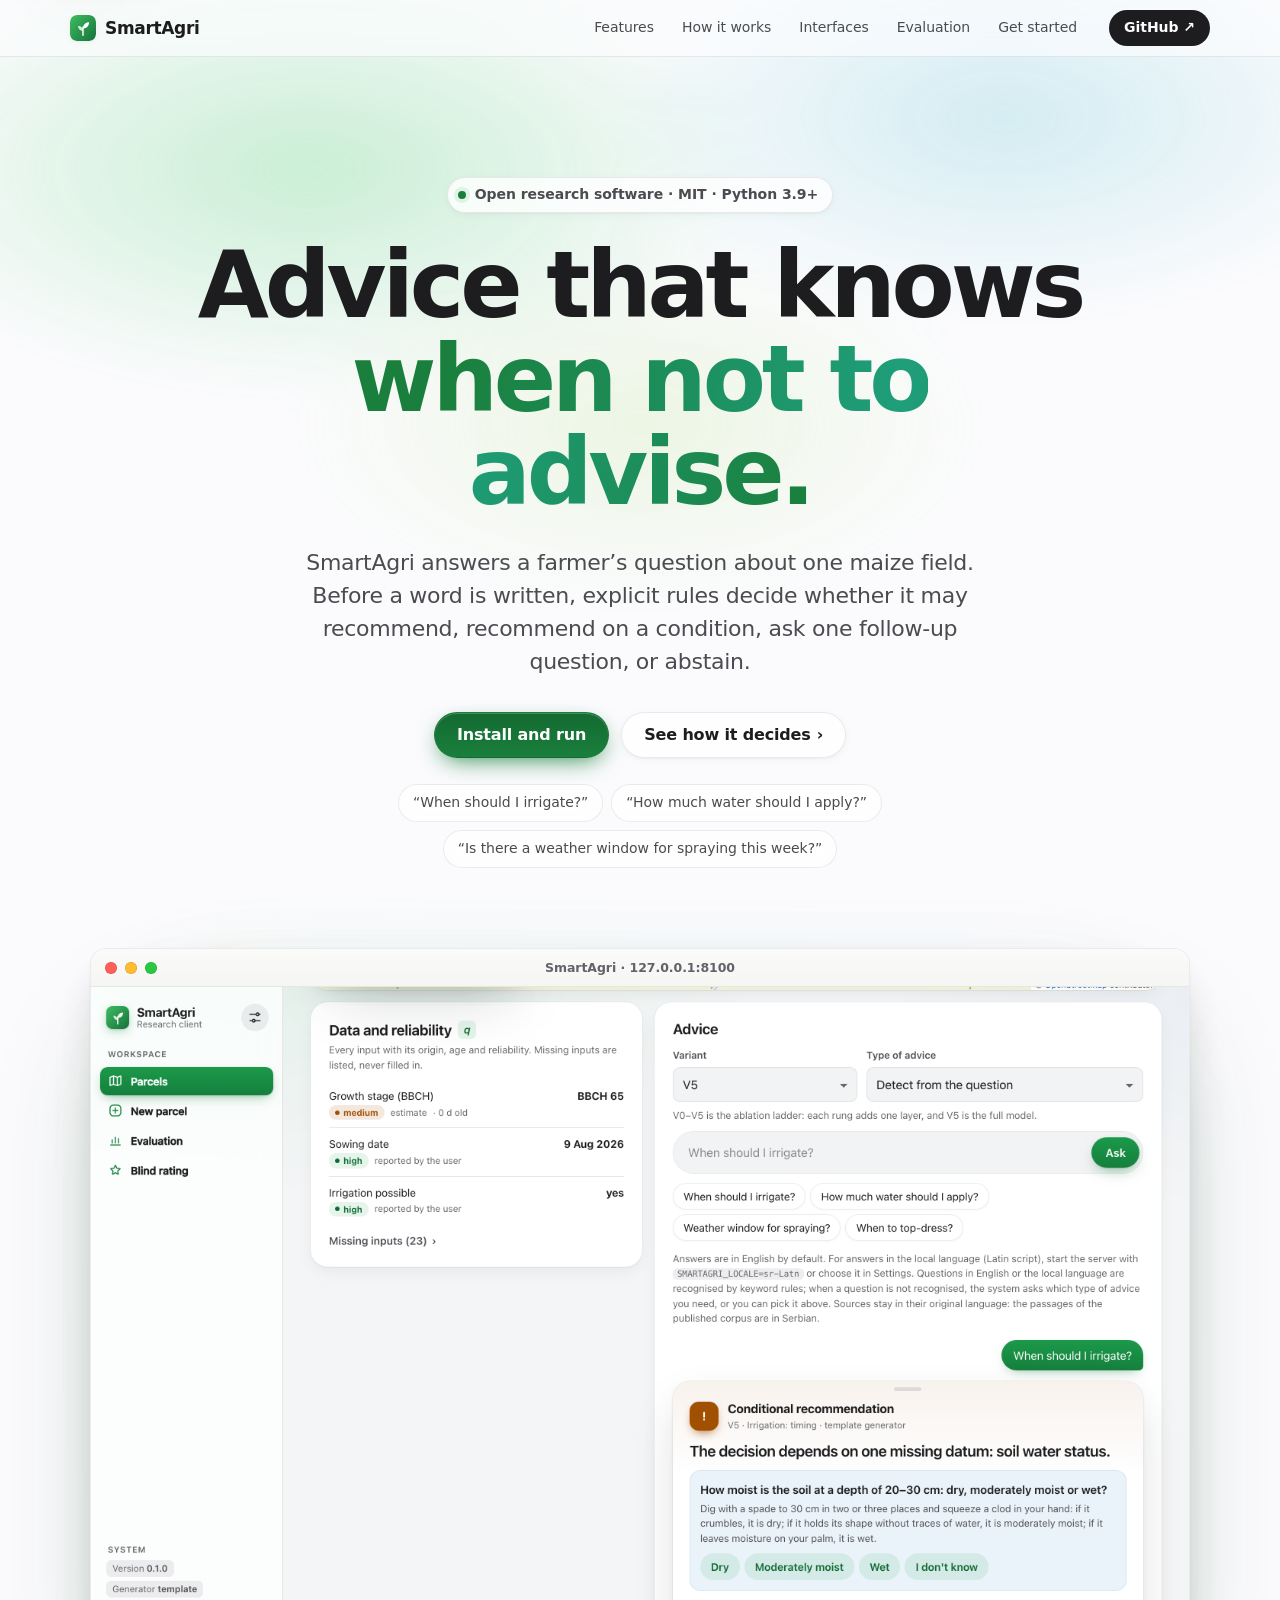
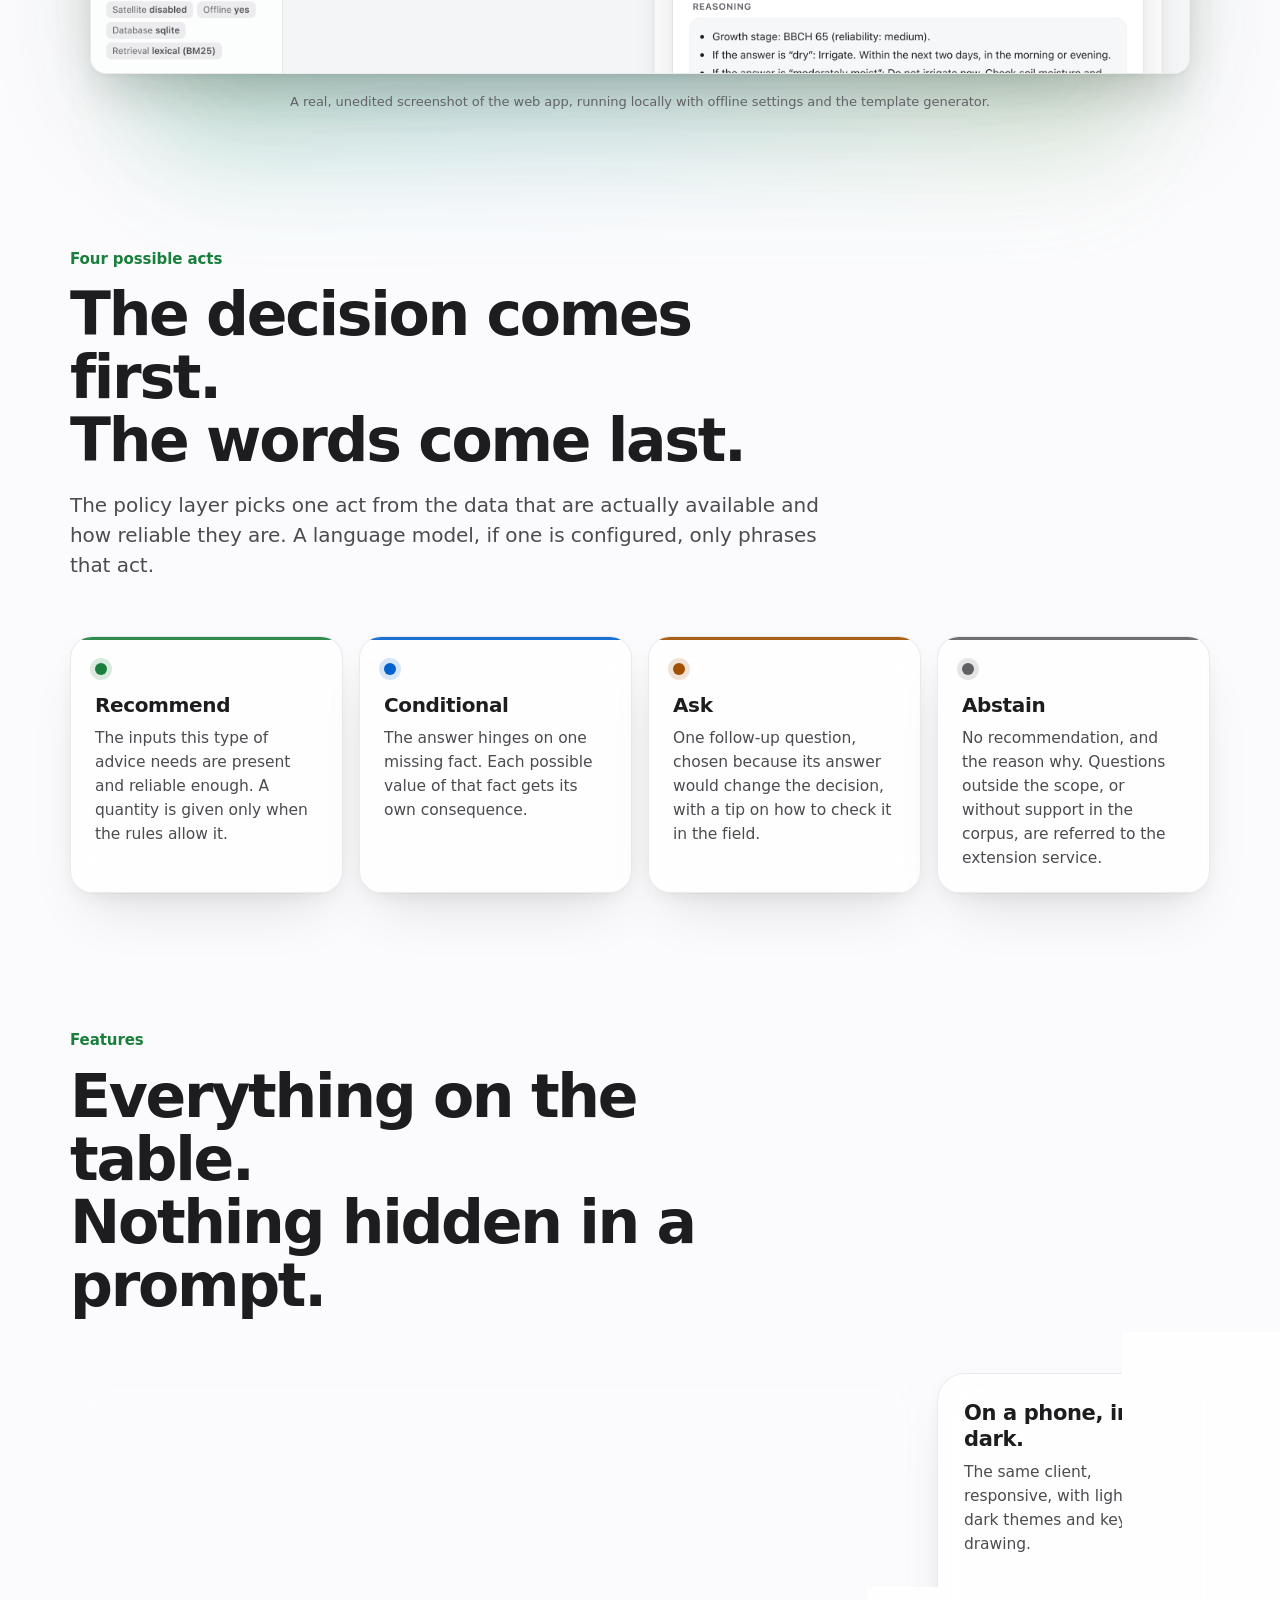
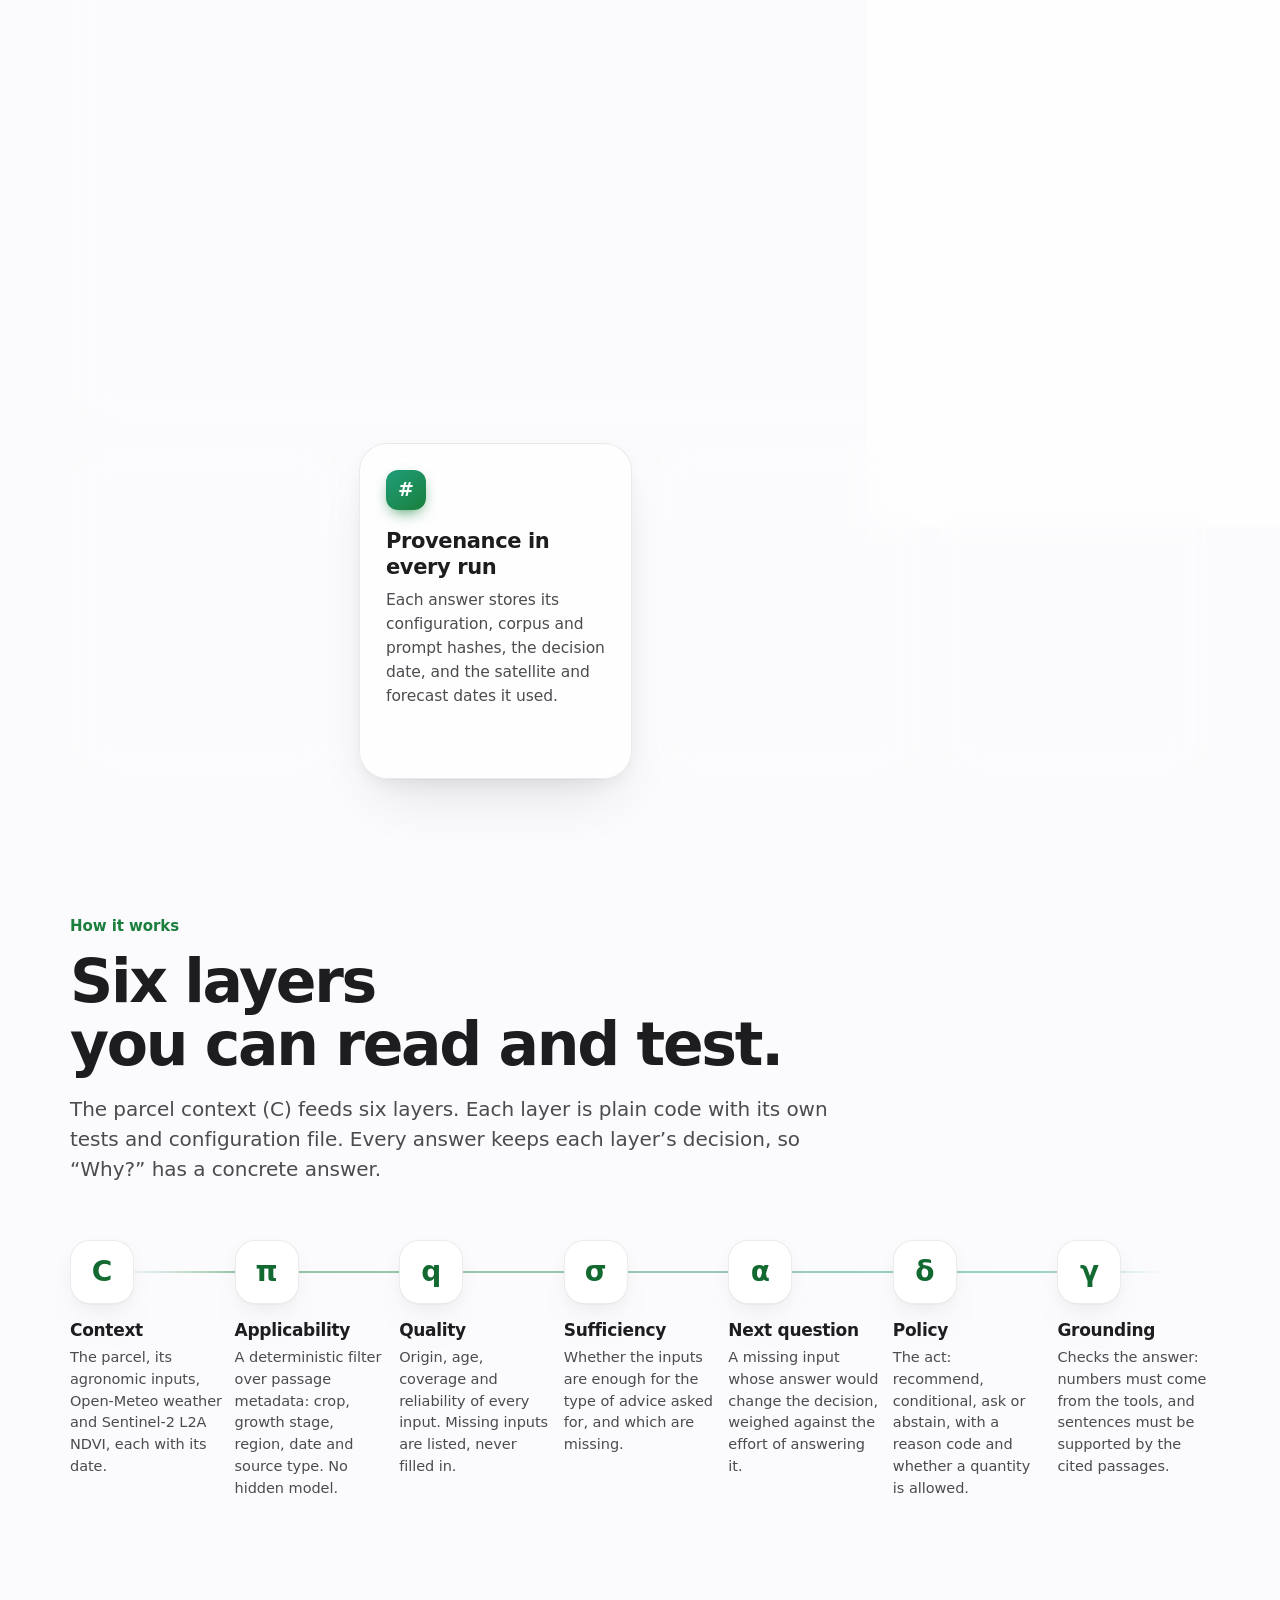
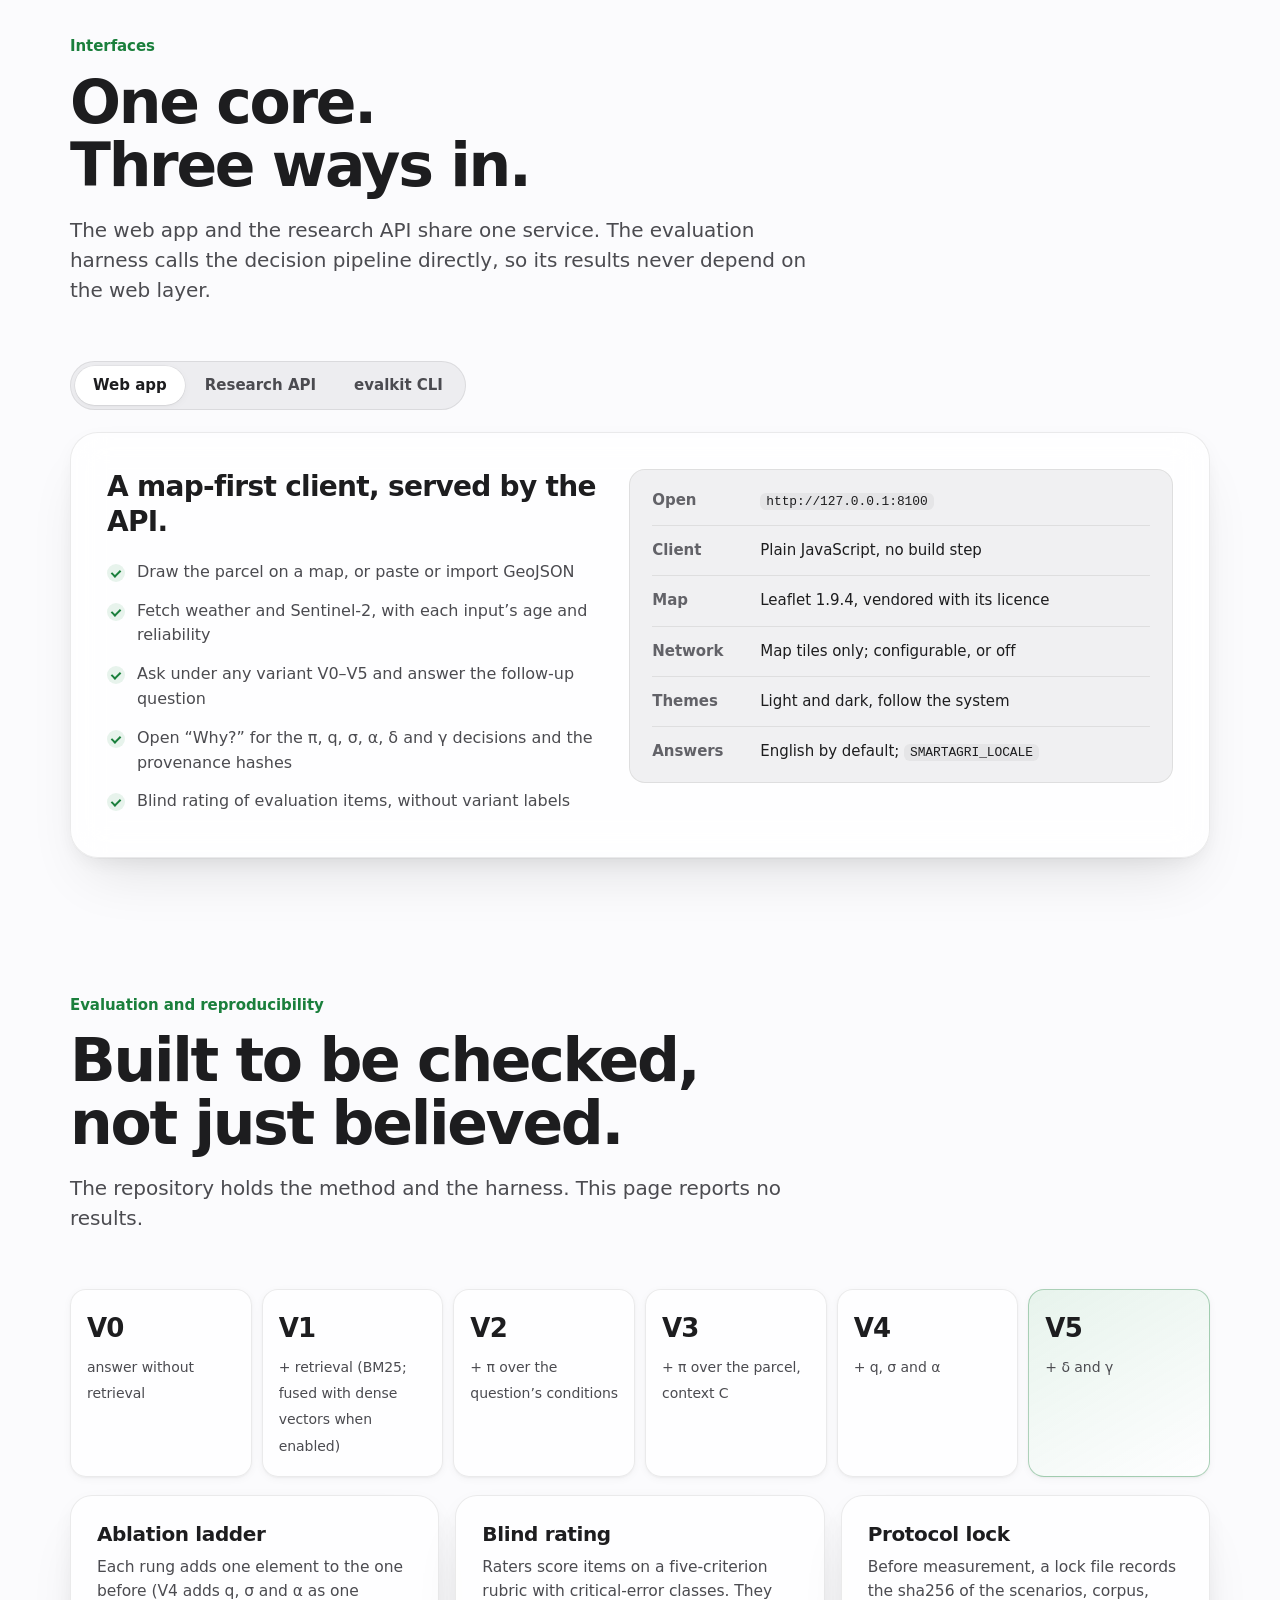
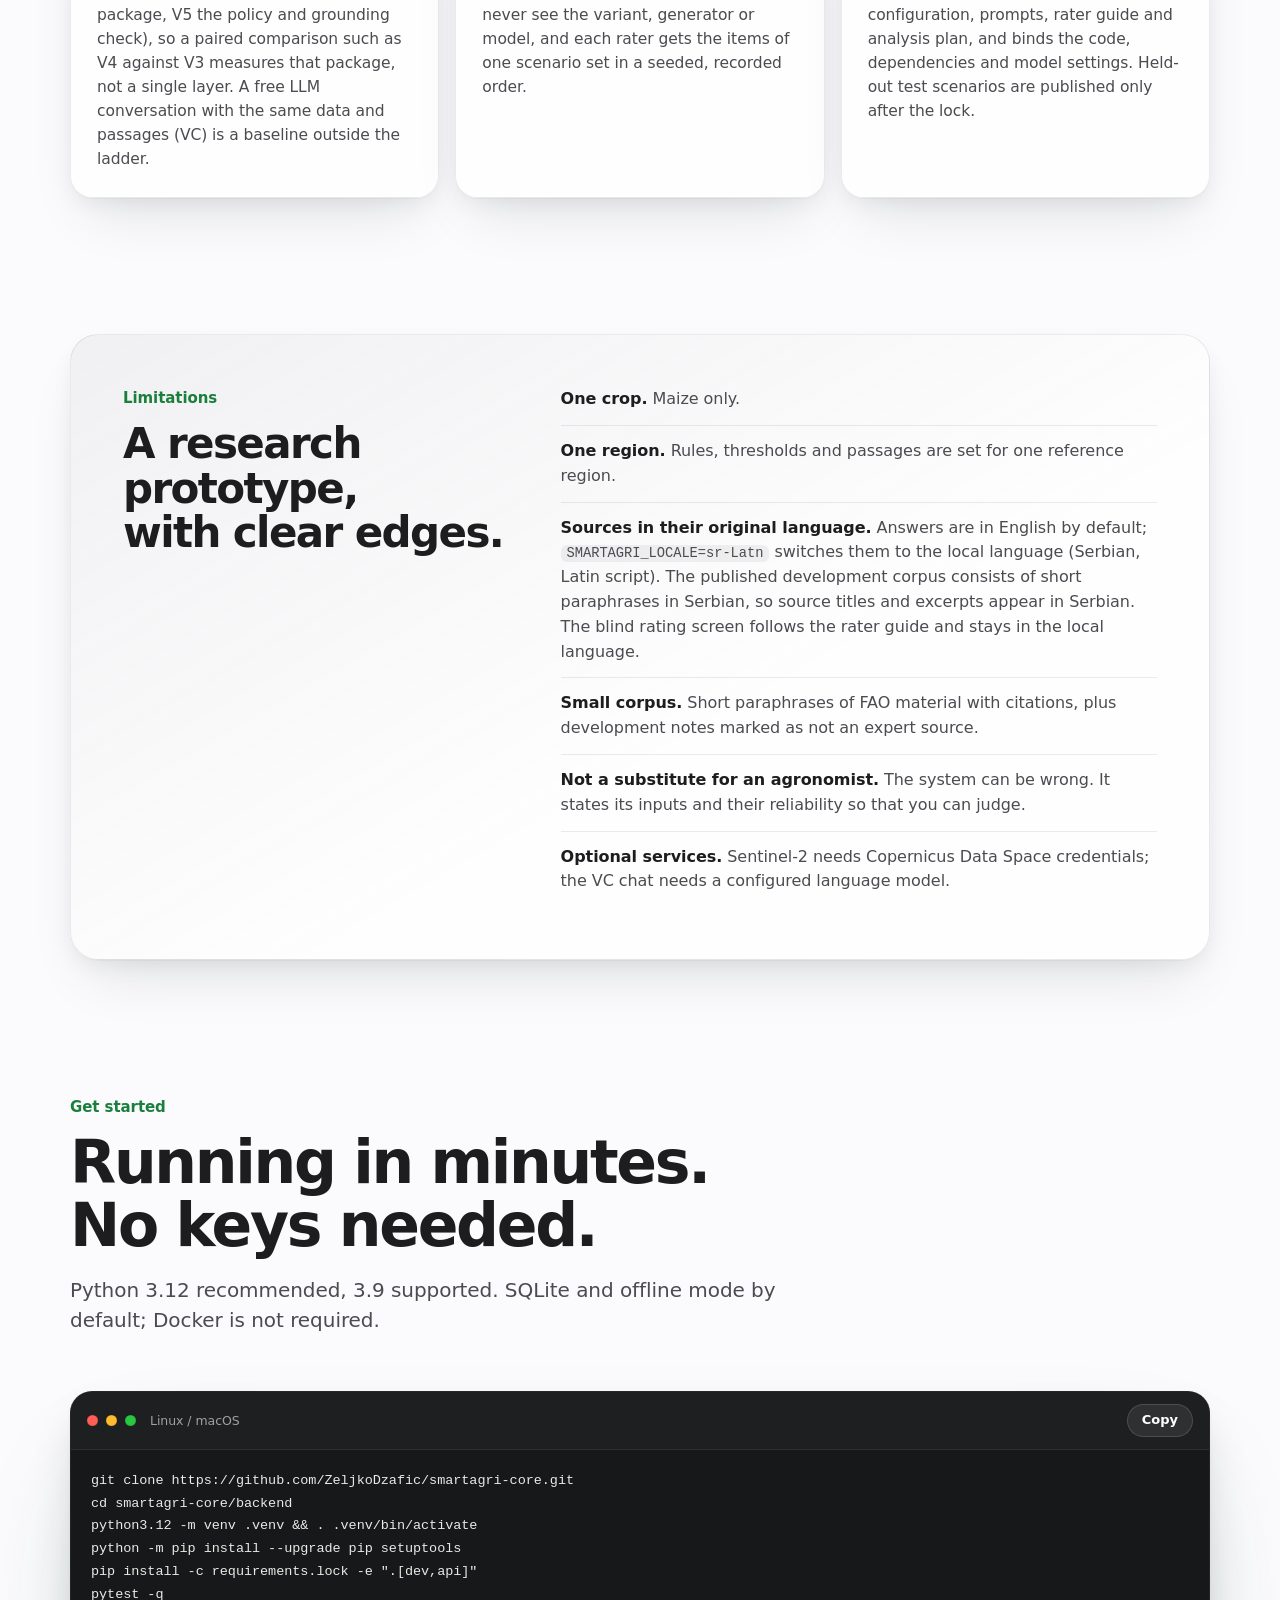
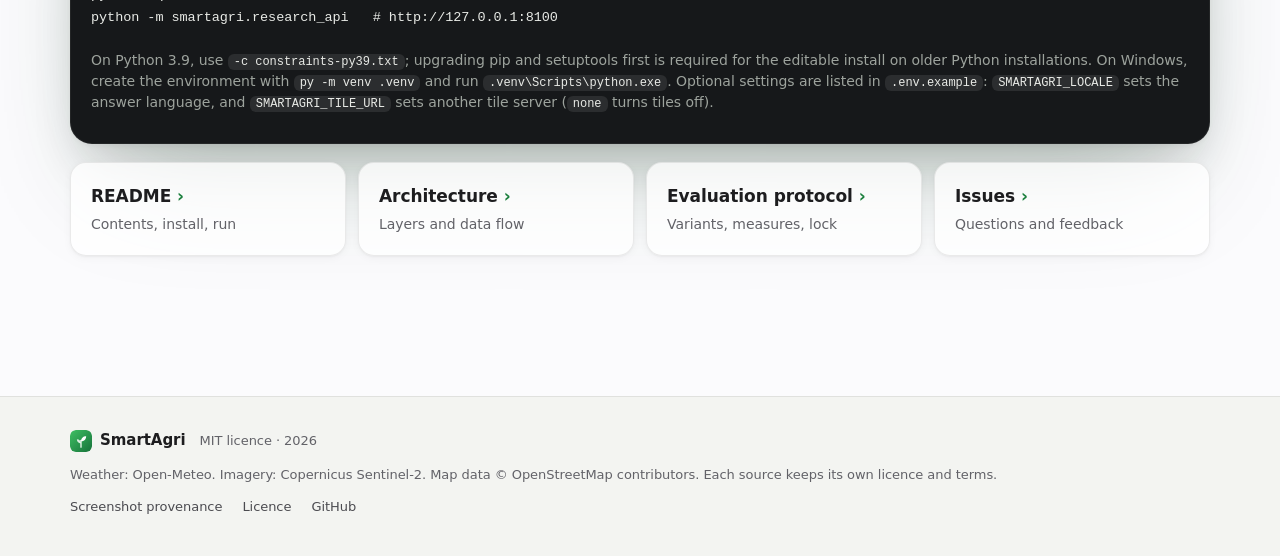
<file: website/index.html>
<!doctype html>
<html lang="en">
<head>
  <meta charset="utf-8">
  <meta name="viewport" content="width=device-width, initial-scale=1, viewport-fit=cover">
  <meta name="color-scheme" content="light dark">
  <meta name="description" content="SmartAgri is an open, testable core for uncertainty-aware agronomic advice. It decides whether to recommend, give a conditional answer, ask or abstain before any text is written.">
  <meta name="theme-color" content="#fbfbfd" media="(prefers-color-scheme: light)">
  <meta name="theme-color" content="#0b0b0d" media="(prefers-color-scheme: dark)">
  <meta property="og:title" content="SmartAgri: advice that knows when not to advise">
  <meta property="og:description" content="Deterministic decision layers, FAO-56 numbers computed in code, and an evaluation harness you can rerun.">
  <meta property="og:type" content="website">
  <title>SmartAgri: advice that knows when not to advise</title>
  <link rel="icon" type="image/svg+xml" href="assets/icon.svg">
  <link rel="stylesheet" href="assets/site.css">
  <script defer src="assets/site.js"></script>
</head>
<body>
  <a class="skip-link" href="#main">Skip to content</a>
  <header class="site-header">
    <div class="header-inner">
      <a class="brand" href="#top" aria-label="SmartAgri, top of the page"><img src="assets/icon.svg" alt="" width="26" height="26"><span>SmartAgri</span></a>
      <button id="menu-toggle" class="menu-toggle" type="button" aria-expanded="false" aria-controls="main-nav">Menu</button>
      <nav id="main-nav" aria-label="Main navigation">
        <a href="#features">Features</a>
        <a href="#how">How it works</a>
        <a href="#interfaces">Interfaces</a>
        <a href="#evaluation">Evaluation</a>
        <a href="#start">Get started</a>
      </nav>
      <a class="header-cta" href="https://github.com/ZeljkoDzafic/smartagri-core">GitHub <span aria-hidden="true">↗</span></a>
    </div>
  </header>

  <main id="main">
    <section class="hero" id="top" aria-labelledby="hero-title">
      <div class="hero-copy">
        <p class="pill-eyebrow"><span class="pulse" aria-hidden="true"></span>Open research software · MIT · Python 3.9+</p>
        <h1 id="hero-title">Advice that knows<br><span class="gradient-text">when not to advise.</span></h1>
        <p class="hero-lead">SmartAgri answers a farmer’s question about one maize field. Before a word is written, explicit rules decide whether it may recommend, recommend on a condition, ask one follow-up question, or abstain.</p>
        <div class="hero-actions">
          <a class="button primary" href="#start">Install and run</a>
          <a class="button ghost" href="#how">See how it decides <span aria-hidden="true">›</span></a>
        </div>
        <ul class="ask-chips" aria-label="Example questions">
          <li>“When should I irrigate?”</li>
          <li>“How much water should I apply?”</li>
          <li>“Is there a weather window for spraying this week?”</li>
        </ul>
      </div>
      <figure class="hero-shot">
        <div class="glow" aria-hidden="true"></div>
        <div class="mac-window">
          <div class="mac-bar" aria-hidden="true"><span class="lights"><i></i><i></i><i></i></span><span class="mac-title">SmartAgri · 127.0.0.1:8100</span></div>
          <button class="shot-button" type="button" data-image="assets/images/web-advice.png" data-caption="An answer card: the decision, its reasoning, the data used with their reliability, and the sources with their π status. Offline settings, template generator.">
            <img src="assets/images/web-advice.png" alt="SmartAgri web app: the question &quot;When should I irrigate?&quot; and an answer card with a conditional recommendation, its follow-up question, the reasoning, the calculations and the data used with their reliability" width="1440" height="900" fetchpriority="high">
            <span class="expand-hint">View full size</span>
          </button>
        </div>
        <figcaption>A real, unedited screenshot of the web app, running locally with offline settings and the template generator.</figcaption>
      </figure>
    </section>

    <section class="acts section" aria-labelledby="acts-title">
      <div class="section-head reveal">
        <p class="eyebrow">Four possible acts</p>
        <h2 id="acts-title">The decision comes first.<br>The words come last.</h2>
        <p>The policy layer picks one act from the data that are actually available and how reliable they are. A language model, if one is configured, only phrases that act.</p>
      </div>
      <ul class="act-grid">
        <li class="act act-recommend reveal"><span class="dot" aria-hidden="true"></span><h3>Recommend</h3><p>The inputs this type of advice needs are present and reliable enough. A quantity is given only when the rules allow it.</p></li>
        <li class="act act-conditional reveal"><span class="dot" aria-hidden="true"></span><h3>Conditional</h3><p>The answer hinges on one missing fact. Each possible value of that fact gets its own consequence.</p></li>
        <li class="act act-ask reveal"><span class="dot" aria-hidden="true"></span><h3>Ask</h3><p>One follow-up question, chosen because its answer would change the decision, with a tip on how to check it in the field.</p></li>
        <li class="act act-abstain reveal"><span class="dot" aria-hidden="true"></span><h3>Abstain</h3><p>No recommendation, and the reason why. Questions outside the scope, or without support in the corpus, are referred to the extension service.</p></li>
      </ul>
    </section>

    <section class="features section" id="features" aria-labelledby="features-title">
      <div class="section-head reveal">
        <p class="eyebrow">Features</p>
        <h2 id="features-title">Everything on the table.<br>Nothing hidden in a prompt.</h2>
      </div>
      <div class="bento">
        <article class="tile tile-wide reveal">
          <div class="tile-copy">
            <h3>Draw a field. Ask a question. See why.</h3>
            <p>Draw the boundary on a map or import GeoJSON, fetch weather and Sentinel-2, and ask in plain English. Every input shows its origin, age and reliability.</p>
          </div>
          <button class="shot-button tile-shot" type="button" data-image="assets/images/web-draw.png" data-caption="Drawing a field boundary on the map. The browser estimates the area; the server computes the exact geodesic area.">
            <img src="assets/images/web-draw.png" alt="New parcel screen with a field boundary drawn on an OpenStreetMap map, next to a form with name, sowing date and irrigation" width="1440" height="900" loading="lazy">
            <span class="expand-hint">View full size</span>
          </button>
        </article>
        <article class="tile tile-tall reveal">
          <div class="tile-copy">
            <h3>On a phone, in the dark.</h3>
            <p>The same client, responsive, with light and dark themes and keyboard drawing.</p>
          </div>
          <button class="shot-button phone" type="button" data-image="assets/images/web-phone-dark.png" data-caption="The client on a phone in the dark theme: an answer card and the Why? panel.">
            <img src="assets/images/web-phone-dark.png" alt="Web app on a phone-sized screen in the dark theme: an answer card with a conditional recommendation and its follow-up question" width="390" height="844" loading="lazy">
            <span class="expand-hint">View full size</span>
          </button>
        </article>
        <article class="tile reveal">
          <span class="tile-icon" aria-hidden="true">ƒ</span>
          <h3>Numbers from code</h3>
          <p>Crop water use, the water balance and irrigation doses come from tested FAO-56 functions, never from the language model.</p>
          <p class="formula"><code>ETc = Kc × ET0</code></p>
        </article>
        <article class="tile reveal">
          <span class="tile-icon" aria-hidden="true">#</span>
          <h3>Provenance in every run</h3>
          <p>Each answer stores its configuration, corpus and prompt hashes, the decision date, and the satellite and forecast dates it used.</p>
        </article>
        <article class="tile reveal">
          <span class="tile-icon" aria-hidden="true">◎</span>
          <h3>Runs offline</h3>
          <p>SQLite and a deterministic template generator by default. No keys, no model and no network access to one.</p>
        </article>
        <article class="tile reveal">
          <span class="tile-icon" aria-hidden="true">A</span>
          <h3>English by default</h3>
          <p>Answers are in English. Set <code>SMARTAGRI_LOCALE=sr-Latn</code> for the local language. Sources stay in their original language.</p>
        </article>
      </div>
    </section>

    <section class="how section" id="how" aria-labelledby="how-title">
      <div class="section-head reveal">
        <p class="eyebrow">How it works</p>
        <h2 id="how-title">Six layers<br>you can read and test.</h2>
        <p>The parcel context (C) feeds six layers. Each layer is plain code with its own tests and configuration file. Every answer keeps each layer’s decision, so “Why?” has a concrete answer.</p>
      </div>
      <ol class="flow">
        <li class="reveal"><span class="sym">C</span><div><h3>Context</h3><p>The parcel, its agronomic inputs, Open-Meteo weather and Sentinel-2 L2A NDVI, each with its date.</p></div></li>
        <li class="reveal"><span class="sym">π</span><div><h3>Applicability</h3><p>A deterministic filter over passage metadata: crop, growth stage, region, date and source type. No hidden model.</p></div></li>
        <li class="reveal"><span class="sym">q</span><div><h3>Quality</h3><p>Origin, age, coverage and reliability of every input. Missing inputs are listed, never filled in.</p></div></li>
        <li class="reveal"><span class="sym">σ</span><div><h3>Sufficiency</h3><p>Whether the inputs are enough for the type of advice asked for, and which are missing.</p></div></li>
        <li class="reveal"><span class="sym">α</span><div><h3>Next question</h3><p>A missing input whose answer would change the decision, weighed against the effort of answering it.</p></div></li>
        <li class="reveal"><span class="sym">δ</span><div><h3>Policy</h3><p>The act: recommend, conditional, ask or abstain, with a reason code and whether a quantity is allowed.</p></div></li>
        <li class="reveal"><span class="sym">γ</span><div><h3>Grounding</h3><p>Checks the answer: numbers must come from the tools, and sentences must be supported by the cited passages.</p></div></li>
      </ol>
    </section>

    <section class="interfaces section" id="interfaces" aria-labelledby="interfaces-title">
      <div class="section-head reveal">
        <p class="eyebrow">Interfaces</p>
        <h2 id="interfaces-title">One core.<br>Three ways in.</h2>
        <p>The web app and the research API share one service. The evaluation harness calls the decision pipeline directly, so its results never depend on the web layer.</p>
      </div>
      <div class="tabs" role="tablist" aria-label="Choose an interface">
        <button type="button" role="tab" id="tab-web" aria-controls="panel-web" aria-selected="true">Web app</button>
        <button type="button" role="tab" id="tab-api" aria-controls="panel-api" aria-selected="false" tabindex="-1">Research API</button>
        <button type="button" role="tab" id="tab-cli" aria-controls="panel-cli" aria-selected="false" tabindex="-1">evalkit CLI</button>
      </div>

      <article class="panel" id="panel-web" role="tabpanel" aria-labelledby="tab-web">
        <div class="panel-copy">
          <h3>A map-first client, served by the API.</h3>
          <ul class="checks">
            <li>Draw the parcel on a map, or paste or import GeoJSON</li>
            <li>Fetch weather and Sentinel-2, with each input’s age and reliability</li>
            <li>Ask under any variant V0–V5 and answer the follow-up question</li>
            <li>Open “Why?” for the π, q, σ, α, δ and γ decisions and the provenance hashes</li>
            <li>Blind rating of evaluation items, without variant labels</li>
          </ul>
        </div>
        <div class="panel-aside">
          <dl class="spec">
            <div><dt>Open</dt><dd><code>http://127.0.0.1:8100</code></dd></div>
            <div><dt>Client</dt><dd>Plain JavaScript, no build step</dd></div>
            <div><dt>Map</dt><dd>Leaflet 1.9.4, vendored with its licence</dd></div>
            <div><dt>Network</dt><dd>Map tiles only; configurable, or off</dd></div>
            <div><dt>Themes</dt><dd>Light and dark, follow the system</dd></div>
            <div><dt>Answers</dt><dd>English by default; <code>SMARTAGRI_LOCALE</code></dd></div>
          </dl>
        </div>
      </article>

      <article class="panel" id="panel-api" role="tabpanel" aria-labelledby="tab-api" hidden>
        <div class="panel-copy">
          <h3>A small HTTP API for local research.</h3>
          <p>FastAPI, bound to 127.0.0.1 and without accounts by default. The OpenAPI schema is at <code>/docs</code>. For a public server, <code>SMARTAGRI_ACCOUNTS=optional</code> adds optional email accounts: anyone can try it, and a parcel is saved once you create an account.</p>
          <ul class="checks">
            <li>Parcels and their input profile with quality q</li>
            <li>Advisory conversation under a chosen variant</li>
            <li>Every run stored with config, corpus and prompt hashes</li>
            <li>Rubric and blinded rating queue</li>
          </ul>
        </div>
        <div class="code-card">
          <div class="code-head"><span class="lights" aria-hidden="true"><i></i><i></i><i></i></span><span>Terminal · commands, not output</span></div>
<pre><code>python -m smartagri.research_api --port 8100

curl -s localhost:8100/api/health
curl -s -X POST localhost:8100/api/parcels \
  -H 'Content-Type: application/json' \
  -d @parcel.json            # name, sowing_date, geometry
curl -s -X POST localhost:8100/api/parcels/$ID/profile/refresh
curl -s -X POST localhost:8100/api/parcels/$ID/chat \
  -H 'Content-Type: application/json' \
  -d '{"text": "When should I irrigate?", "variant": "V5"}'</code></pre>
        </div>
      </article>

      <article class="panel" id="panel-cli" role="tabpanel" aria-labelledby="tab-cli" hidden>
        <div class="panel-copy">
          <h3>The evaluation harness, one command line.</h3>
          <ul class="checks">
            <li><code>run</code> scenario sets under one or more variants</li>
            <li><code>report</code> automatic and rated measures, paired comparisons</li>
            <li><code>guard</code> n-gram leakage check between scenarios and corpus</li>
            <li><code>lock</code> sha256 of scenarios, corpus, config, prompts, rater guide and analysis plan, plus code and environment</li>
            <li><code>export</code> and <code>sweep</code> for items, ratings and synthetic variations</li>
          </ul>
        </div>
        <div class="code-card">
          <div class="code-head"><span class="lights" aria-hidden="true"><i></i><i></i><i></i></span><span>Terminal · commands, not output</span></div>
<pre><code>cd backend
python -m smartagri.evalkit run --set dev
python -m smartagri.evalkit report
python -m smartagri.evalkit report --compare V4 V3
python -m smartagri.evalkit guard --set dev</code></pre>
        </div>
      </article>
    </section>

    <section class="evaluation section" id="evaluation" aria-labelledby="evaluation-title">
      <div class="section-head reveal">
        <p class="eyebrow">Evaluation and reproducibility</p>
        <h2 id="evaluation-title">Built to be checked,<br>not just believed.</h2>
        <p>The repository holds the method and the harness. This page reports no results.</p>
      </div>
      <div class="ladder reveal" role="list" aria-label="Ablation ladder">
        <div role="listitem"><b>V0</b><span>answer without retrieval</span></div>
        <div role="listitem"><b>V1</b><span>+ retrieval (BM25; fused with dense vectors when enabled)</span></div>
        <div role="listitem"><b>V2</b><span>+ π over the question’s conditions</span></div>
        <div role="listitem"><b>V3</b><span>+ π over the parcel, context C</span></div>
        <div role="listitem"><b>V4</b><span>+ q, σ and α</span></div>
        <div role="listitem"><b>V5</b><span>+ δ and γ</span></div>
      </div>
      <div class="feature-grid">
        <article class="reveal"><h3>Ablation ladder</h3><p>Each rung adds one element to the one before (V4 adds q, σ and α as one package, V5 the policy and grounding check), so a paired comparison such as V4 against V3 measures that package, not a single layer. A free LLM conversation with the same data and passages (VC) is a baseline outside the ladder.</p></article>
        <article class="reveal"><h3>Blind rating</h3><p>Raters score items on a five-criterion rubric with critical-error classes. They never see the variant, generator or model, and each rater gets the items of one scenario set in a seeded, recorded order.</p></article>
        <article class="reveal"><h3>Protocol lock</h3><p>Before measurement, a lock file records the sha256 of the scenarios, corpus, configuration, prompts, rater guide and analysis plan, and binds the code, dependencies and model settings. Held-out test scenarios are published only after the lock.</p></article>
      </div>
    </section>

    <section class="limits section" id="limits" aria-labelledby="limits-title">
      <div class="limits-card reveal">
        <div>
          <p class="eyebrow">Limitations</p>
          <h2 id="limits-title">A research prototype,<br>with clear edges.</h2>
        </div>
        <ul>
          <li><b>One crop.</b> Maize only.</li>
          <li><b>One region.</b> Rules, thresholds and passages are set for one reference region.</li>
          <li><b>Sources in their original language.</b> Answers are in English by default; <code>SMARTAGRI_LOCALE=sr-Latn</code> switches them to the local language (Serbian, Latin script). The published development corpus consists of short paraphrases in Serbian, so source titles and excerpts appear in Serbian. The blind rating screen follows the rater guide and stays in the local language.</li>
          <li><b>Small corpus.</b> Short paraphrases of FAO material with citations, plus development notes marked as not an expert source.</li>
          <li><b>Not a substitute for an agronomist.</b> The system can be wrong. It states its inputs and their reliability so that you can judge.</li>
          <li><b>Optional services.</b> Sentinel-2 needs Copernicus Data Space credentials; the VC chat needs a configured language model.</li>
        </ul>
      </div>
    </section>

    <section class="start section" id="start" aria-labelledby="start-title">
      <div class="section-head reveal">
        <p class="eyebrow">Get started</p>
        <h2 id="start-title">Running in minutes.<br>No keys needed.</h2>
        <p>Python 3.12 recommended, 3.9 supported. SQLite and offline mode by default; Docker is not required.</p>
      </div>
      <div class="install-card reveal">
        <div class="code-head"><span class="lights" aria-hidden="true"><i></i><i></i><i></i></span><span>Linux / macOS</span><button id="copy-install" class="copy-button" type="button">Copy</button></div>
<pre id="install-command"><code>git clone https://github.com/ZeljkoDzafic/smartagri-core.git
cd smartagri-core/backend
python3.12 -m venv .venv &amp;&amp; . .venv/bin/activate
python -m pip install --upgrade pip setuptools
pip install -c requirements.lock -e ".[dev,api]"
pytest -q
python -m smartagri.research_api   # http://127.0.0.1:8100</code></pre>
        <div class="install-notes">
          <p class="small">On Python 3.9, use <code>-c constraints-py39.txt</code>; upgrading pip and setuptools first is required for the editable install on older Python installations. On Windows, create the environment with <code>py -m venv .venv</code> and run <code>.venv\Scripts\python.exe</code>. Optional settings are listed in <code>.env.example</code>: <code>SMARTAGRI_LOCALE</code> sets the answer language, and <code>SMARTAGRI_TILE_URL</code> sets another tile server (<code>none</code> turns tiles off).</p>
          <p id="copy-status" class="small" role="status" aria-live="polite"></p>
        </div>
      </div>
      <div class="link-grid">
        <a class="reveal" href="https://github.com/ZeljkoDzafic/smartagri-core#readme"><b>README</b><span>Contents, install, run</span></a>
        <a class="reveal" href="https://github.com/ZeljkoDzafic/smartagri-core/blob/main/docs/architecture.md"><b>Architecture</b><span>Layers and data flow</span></a>
        <a class="reveal" href="https://github.com/ZeljkoDzafic/smartagri-core/blob/main/docs/evaluation.md"><b>Evaluation protocol</b><span>Variants, measures, lock</span></a>
        <a class="reveal" href="https://github.com/ZeljkoDzafic/smartagri-core/issues"><b>Issues</b><span>Questions and feedback</span></a>
      </div>
    </section>
  </main>

  <footer class="site-footer">
    <div class="footer-inner">
      <div class="footer-brand"><img src="assets/icon.svg" alt="" width="22" height="22"><b>SmartAgri</b><span>MIT licence · 2026</span></div>
      <p>Weather: Open-Meteo. Imagery: Copernicus Sentinel-2. Map data © OpenStreetMap contributors. Each source keeps its own licence and terms.</p>
      <p class="footer-links"><a href="assets/screenshots.json">Screenshot provenance</a><a href="https://github.com/ZeljkoDzafic/smartagri-core/blob/main/LICENSE">Licence</a><a href="https://github.com/ZeljkoDzafic/smartagri-core">GitHub</a></p>
    </div>
  </footer>

  <dialog id="image-dialog" aria-label="Screenshot">
    <div class="dialog-top"><span id="dialog-caption"></span><button id="close-dialog" type="button" aria-label="Close screenshot">Close</button></div>
    <img id="dialog-image" src="assets/images/web-advice.png" alt="">
  </dialog>
</body>
</html>
</file>
<file: website/assets/site.css>
/* SmartAgri presentation site. System fonts only, no external resources. Light and dark themes follow the system. */
:root {
  --bg: #fbfbfd; --bg-2: #f3f4f1; --surface: rgba(255, 255, 255, 0.78); --surface-solid: #ffffff;
  --fill: rgba(120, 120, 128, 0.1); --fill-2: rgba(120, 120, 128, 0.16);
  --text: #1d1d1f; --text-2: #4b4b50; --text-3: #626268; --hairline: rgba(0, 0, 0, 0.08);
  --accent: #1a7f3c; --accent-strong: #136a31; --accent-2: #1f9e7a; --accent-soft: rgba(30, 150, 70, 0.1); --on-accent: #ffffff;
  --blue: #0062cc; --orange: #a14f00; --red: #c4000f; --gray: #5f5f64;
  --bar: rgba(251, 251, 253, 0.72);
  --shadow-sm: 0 1px 2px rgba(16, 24, 16, 0.04), 0 2px 8px rgba(16, 24, 16, 0.04);
  --shadow: 0 1px 1px rgba(16, 24, 16, 0.03), 0 8px 24px -6px rgba(16, 24, 16, 0.08), 0 30px 60px -20px rgba(16, 24, 16, 0.12);
  --shadow-xl: 0 2px 4px rgba(16, 24, 16, 0.04), 0 24px 48px -12px rgba(16, 24, 16, 0.18), 0 60px 120px -40px rgba(16, 60, 30, 0.28);
  --glow-1: rgba(52, 199, 89, 0.28); --glow-2: rgba(48, 176, 199, 0.22); --glow-3: rgba(175, 222, 120, 0.22);
  --code-bg: #16181a; --code-text: #e8eae6; --code-dim: #9da39d;
  --focus: #0071e3; --mono: ui-monospace, "SF Mono", SFMono-Regular, Menlo, Consolas, monospace;
  --sans: -apple-system, BlinkMacSystemFont, "SF Pro Text", "Segoe UI", system-ui, Roboto, "Helvetica Neue", Arial, sans-serif;
  --display: -apple-system, BlinkMacSystemFont, "SF Pro Display", "Segoe UI", system-ui, Roboto, "Helvetica Neue", Arial, sans-serif;
  --spring: cubic-bezier(0.22, 1.2, 0.36, 1); --ease: cubic-bezier(0.25, 0.1, 0.25, 1);
  --r-xl: 28px; --r-lg: 22px; --r: 16px; --r-sm: 12px;
  color-scheme: light;
}
@media (prefers-color-scheme: dark) {
  :root {
    --bg: #0b0b0d; --bg-2: #111214; --surface: rgba(28, 28, 32, 0.72); --surface-solid: #1c1c1f;
    --fill: rgba(120, 120, 128, 0.2); --fill-2: rgba(120, 120, 128, 0.3);
    --text: #f5f5f7; --text-2: #c9c9ce; --text-3: #a6a6ab; --hairline: rgba(255, 255, 255, 0.09);
    --accent: #34d168; --accent-strong: #62e08b; --accent-2: #3ad2b0; --accent-soft: rgba(52, 209, 104, 0.14); --on-accent: #032311;
    --blue: #5aaeff; --orange: #ffb547; --red: #ff6b63; --gray: #a6a6ab;
    --bar: rgba(16, 16, 18, 0.68);
    --shadow-sm: 0 1px 2px rgba(0, 0, 0, 0.5);
    --shadow: 0 1px 1px rgba(0, 0, 0, 0.4), 0 10px 30px -8px rgba(0, 0, 0, 0.6), 0 30px 60px -24px rgba(0, 0, 0, 0.7);
    --shadow-xl: 0 2px 4px rgba(0, 0, 0, 0.5), 0 30px 60px -12px rgba(0, 0, 0, 0.7), 0 60px 140px -40px rgba(20, 120, 60, 0.35);
    --glow-1: rgba(52, 209, 104, 0.22); --glow-2: rgba(48, 176, 199, 0.18); --glow-3: rgba(120, 200, 90, 0.12);
    --code-bg: #0f1011; --focus: #5aaeff; color-scheme: dark;
  }
}

*, *::before, *::after { box-sizing: border-box; }
html { scroll-behavior: smooth; scroll-padding-top: 76px; -webkit-text-size-adjust: 100%; text-size-adjust: 100%; }
body {
  margin: 0; background: var(--bg); color: var(--text); overflow-x: hidden;
  font: 17px/1.55 var(--sans); letter-spacing: -0.003em;
  -webkit-font-smoothing: antialiased; -moz-osx-font-smoothing: grayscale; text-rendering: optimizeLegibility;
}
h1, h2, h3 { font-family: var(--display); margin: 0; }
h1 { font-size: clamp(42px, 8.4vw, 92px); line-height: 1.02; letter-spacing: -0.045em; font-weight: 700; }
h2 { font-size: clamp(32px, 5.4vw, 60px); line-height: 1.05; letter-spacing: -0.038em; font-weight: 700; }
h3 { font-size: 20px; line-height: 1.25; letter-spacing: -0.018em; font-weight: 650; }
p { margin: 0 0 12px; }
a { color: var(--blue); text-underline-offset: 3px; }
img { display: block; max-width: 100%; height: auto; }
[hidden] { display: none !important; }
code { font-family: var(--mono); font-size: 0.86em; background: var(--fill); padding: 1px 6px; border-radius: 6px; overflow-wrap: anywhere; }
button { font: inherit; color: inherit; cursor: pointer; }
:focus-visible { outline: 3px solid var(--focus); outline-offset: 3px; border-radius: 10px; }
::selection { background: var(--accent-soft); }
.skip-link { position: absolute; left: 12px; top: -60px; z-index: 100; background: var(--surface-solid); color: var(--text); padding: 10px 14px; border-radius: 12px; box-shadow: var(--shadow); }
.skip-link:focus { top: 12px; }
.small { font-size: 14px; line-height: 1.5; color: var(--text-3); }
.eyebrow { font-size: 15px; font-weight: 600; letter-spacing: -0.005em; color: var(--accent); margin-bottom: 12px; }

/* ---------------------------------------------------------------- header (vibrancy) */
.site-header {
  position: sticky; top: 0; z-index: 50; background: var(--bar); border-bottom: 1px solid var(--hairline);
  -webkit-backdrop-filter: saturate(180%) blur(22px); backdrop-filter: saturate(180%) blur(22px);
}
.header-inner { max-width: 1180px; margin: 0 auto; padding: 0 20px; height: 56px; display: flex; align-items: center; gap: 20px; }
.brand { display: inline-flex; align-items: center; gap: 9px; color: var(--text); text-decoration: none; font-weight: 650; font-size: 17px; letter-spacing: -0.02em; }
.brand img { border-radius: 7px; box-shadow: var(--shadow-sm); }
#main-nav { display: flex; gap: 4px; margin-left: auto; }
#main-nav a { color: var(--text-2); text-decoration: none; font-size: 14px; padding: 6px 12px; border-radius: 999px; transition: background 0.2s var(--ease), color 0.2s var(--ease); }
#main-nav a:hover { color: var(--text); background: var(--fill); }
.header-cta { font-size: 14px; font-weight: 550; text-decoration: none; background: var(--text); color: var(--bg); padding: 7px 15px; border-radius: 999px; white-space: nowrap; transition: transform 0.3s var(--spring); }
.header-cta:hover { transform: translateY(-1px); }
.menu-toggle { display: none; margin-left: auto; border: 1px solid var(--hairline); background: var(--fill); border-radius: 999px; padding: 6px 14px; font-size: 14px; }
@media (max-width: 860px) {
  .menu-toggle { display: inline-block; }
  .header-cta { display: none; }
  #main-nav { display: none; position: absolute; left: 12px; right: 12px; top: 62px; flex-direction: column; gap: 2px; padding: 8px;
    background: var(--surface-solid); border: 1px solid var(--hairline); border-radius: var(--r); box-shadow: var(--shadow-xl); }
  #main-nav.open { display: flex; }
  #main-nav a { padding: 11px 12px; border-radius: 10px; font-size: 16px; }
}

/* ---------------------------------------------------------------- buttons */
.button {
  display: inline-flex; align-items: center; justify-content: center; gap: 6px; min-height: 46px; padding: 0 22px;
  border-radius: 999px; font-size: 16px; font-weight: 600; letter-spacing: -0.01em; text-decoration: none; border: 1px solid transparent;
  transition: transform 0.35s var(--spring), box-shadow 0.25s var(--ease), background 0.2s var(--ease);
}
.button:hover { transform: translateY(-2px); }
.button:active { transform: translateY(0) scale(0.98); }
.button.primary { color: var(--on-accent); background: linear-gradient(180deg, var(--accent-strong), var(--accent)); box-shadow: 0 8px 24px -8px var(--accent), inset 0 1px 0 rgba(255, 255, 255, 0.22); }
@media (prefers-color-scheme: dark) { .button.primary { background: linear-gradient(180deg, var(--accent-strong), var(--accent)); } }
.button.ghost { color: var(--text); background: var(--surface); border-color: var(--hairline); box-shadow: var(--shadow-sm);
  -webkit-backdrop-filter: blur(12px); backdrop-filter: blur(12px); }

/* ---------------------------------------------------------------- layout */
main { overflow-x: clip; }
.section { max-width: 1180px; margin: 0 auto; padding: clamp(72px, 11vw, 136px) 20px 0; }
.section-head { max-width: 760px; margin-bottom: clamp(32px, 5vw, 56px); }
.section-head p:last-child { color: var(--text-2); font-size: clamp(17px, 2vw, 20px); line-height: 1.5; margin-top: 18px; }

/* ---------------------------------------------------------------- hero */
.hero { position: relative; max-width: 1180px; margin: 0 auto; padding: clamp(56px, 10vw, 120px) 20px 0; text-align: center; }
.hero::before {
  content: ""; position: absolute; inset: -80px -20% auto; height: 640px; z-index: -1; pointer-events: none;
  background: radial-gradient(40% 50% at 30% 30%, var(--glow-1), transparent 70%),
              radial-gradient(35% 45% at 72% 22%, var(--glow-2), transparent 70%),
              radial-gradient(30% 40% at 50% 70%, var(--glow-3), transparent 70%);
  filter: blur(20px); opacity: 0.9;
}
.hero-copy { max-width: 900px; margin: 0 auto; }
.pill-eyebrow {
  display: inline-flex; align-items: center; gap: 9px; margin: 0 0 26px; padding: 6px 14px 6px 10px; border-radius: 999px;
  font-size: 14px; font-weight: 550; color: var(--text-2); background: var(--surface); border: 1px solid var(--hairline); box-shadow: var(--shadow-sm);
  -webkit-backdrop-filter: blur(14px); backdrop-filter: blur(14px);
}
.pulse { width: 8px; height: 8px; border-radius: 50%; background: var(--accent); box-shadow: 0 0 0 4px var(--accent-soft); }
.gradient-text {
  background: linear-gradient(100deg, var(--accent) 10%, var(--accent-2) 60%, var(--accent) 100%);
  -webkit-background-clip: text; background-clip: text; color: transparent;
}
.hero-lead { max-width: 700px; margin: 26px auto 0; font-size: clamp(18px, 2.3vw, 22px); line-height: 1.5; color: var(--text-2); letter-spacing: -0.012em; }
.hero-actions { display: flex; flex-wrap: wrap; justify-content: center; gap: 12px; margin-top: 34px; }
.ask-chips { list-style: none; display: flex; flex-wrap: wrap; justify-content: center; gap: 8px; margin: 26px auto 0; padding: 0; max-width: 760px; }
.ask-chips li { font-size: 14px; color: var(--text-2); padding: 7px 14px; border-radius: 999px; background: var(--surface); border: 1px solid var(--hairline);
  -webkit-backdrop-filter: blur(12px); backdrop-filter: blur(12px); }
.hero-shot { position: relative; margin: clamp(48px, 7vw, 80px) auto 0; max-width: 1100px; animation: rise-in 1.1s var(--spring) 0.15s both; }
@keyframes rise-in { from { opacity: 0; transform: translateY(40px) scale(0.97); } to { opacity: 1; transform: none; } }
.glow { position: absolute; inset: 8% 6% -6%; z-index: -1; border-radius: 40px; filter: blur(60px); opacity: 0.75;
  background: linear-gradient(120deg, var(--glow-1), var(--glow-2) 55%, var(--glow-3)); }
.hero-shot figcaption { margin-top: 18px; font-size: 13px; color: var(--text-3); }

/* Mac window frame */
.mac-window { border-radius: 16px; overflow: hidden; background: var(--surface-solid); border: 1px solid var(--hairline); box-shadow: var(--shadow-xl); text-align: left; }
.mac-bar { display: flex; align-items: center; height: 38px; padding: 0 14px; border-bottom: 1px solid var(--hairline);
  background: linear-gradient(180deg, rgba(255, 255, 255, 0.6), rgba(255, 255, 255, 0.2)), var(--bg-2); position: relative; }
@media (prefers-color-scheme: dark) { .mac-bar { background: #1f1f22; } }
.lights { display: inline-flex; gap: 8px; }
.lights i { width: 12px; height: 12px; border-radius: 50%; background: #ff5f57; box-shadow: inset 0 0 0 0.5px rgba(0, 0, 0, 0.18); }
.lights i:nth-child(2) { background: #febc2e; }
.lights i:nth-child(3) { background: #28c840; }
.mac-title { position: absolute; left: 50%; transform: translateX(-50%); font-size: 12.5px; font-weight: 550; color: var(--text-3); white-space: nowrap; }
@media (max-width: 520px) { .mac-title { display: none; } .mac-bar { height: 30px; } .lights i { width: 10px; height: 10px; } }

/* screenshot buttons */
.shot-button { position: relative; display: block; width: 100%; padding: 0; border: 0; background: none; text-align: left; border-radius: 0; }
.shot-button img { width: 100%; }
.expand-hint {
  position: absolute; right: 14px; bottom: 14px; font-size: 13px; font-weight: 600; color: #fff; background: rgba(20, 20, 22, 0.62);
  padding: 6px 12px; border-radius: 999px; opacity: 0; transform: translateY(4px); transition: opacity 0.2s var(--ease), transform 0.3s var(--spring);
  -webkit-backdrop-filter: blur(10px); backdrop-filter: blur(10px);
}
.shot-button:hover .expand-hint, .shot-button:focus-visible .expand-hint { opacity: 1; transform: none; }

/* ---------------------------------------------------------------- acts */
.act-grid { list-style: none; margin: 0; padding: 0; display: grid; grid-template-columns: repeat(4, minmax(0, 1fr)); gap: 16px; }
.act { position: relative; padding: 26px 24px 22px; border-radius: var(--r-lg); background: var(--surface); border: 1px solid var(--hairline); box-shadow: var(--shadow);
  -webkit-backdrop-filter: blur(18px); backdrop-filter: blur(18px); overflow: hidden; }
.act::after { content: ""; position: absolute; inset: 0 0 auto; height: 3px; background: var(--c); opacity: 0.9; }
.act .dot { display: block; width: 12px; height: 12px; border-radius: 50%; background: var(--c); box-shadow: 0 0 0 5px color-mix(in srgb, var(--c) 16%, transparent); margin-bottom: 18px; }
.act h3 { margin-bottom: 8px; }
.act p { color: var(--text-2); font-size: 15.5px; margin: 0; }
.act-recommend { --c: var(--accent); }
.act-conditional { --c: var(--blue); }
.act-ask { --c: var(--orange); }
.act-abstain { --c: var(--gray); }
@media (max-width: 960px) { .act-grid { grid-template-columns: repeat(2, minmax(0, 1fr)); } }
@media (max-width: 560px) { .act-grid { grid-template-columns: 1fr; } }

/* ---------------------------------------------------------------- bento */
.bento { display: grid; grid-template-columns: repeat(4, minmax(0, 1fr)); grid-auto-rows: minmax(200px, auto); gap: 16px; }
.tile {
  position: relative; display: flex; flex-direction: column; padding: 26px; border-radius: var(--r-xl); overflow: hidden;
  background: var(--surface); border: 1px solid var(--hairline); box-shadow: var(--shadow);
  -webkit-backdrop-filter: blur(18px); backdrop-filter: blur(18px);
  transition: transform 0.5s var(--spring), box-shadow 0.3s var(--ease);
}
.tile:hover { transform: translateY(-3px); }
.tile h3 { margin-bottom: 8px; font-size: 21px; }
.tile p { color: var(--text-2); font-size: 15.5px; margin: 0; }
.tile .formula { margin-top: auto; padding-top: 18px; }
.tile .formula code { font-size: 15px; padding: 6px 10px; background: var(--accent-soft); color: var(--accent-strong); }
@media (prefers-color-scheme: dark) { .tile .formula code { color: var(--accent); } }
.tile-icon { display: inline-grid; place-items: center; width: 40px; height: 40px; margin-bottom: 18px; border-radius: 12px; font-weight: 700; font-size: 19px;
  color: var(--on-accent); background: linear-gradient(140deg, var(--accent-2), var(--accent)); box-shadow: 0 6px 16px -6px var(--accent); }
.tile-wide { grid-column: span 3; grid-row: span 2; padding-bottom: 0;
  background: linear-gradient(160deg, var(--accent-soft), transparent 45%), var(--surface); }
.tile-tall { grid-column: span 1; grid-row: span 2; padding-bottom: 0; }
.tile-copy { max-width: 560px; margin-bottom: 22px; }
.tile-shot { margin-top: auto; border-radius: 14px 14px 0 0; overflow: hidden; border: 1px solid var(--hairline); border-bottom: 0; box-shadow: var(--shadow); }
.tile-tall .phone { margin: auto auto 0; width: min(100%, 230px); border-radius: 30px 30px 0 0; overflow: hidden; border: 6px solid #1d1d1f; border-bottom: 0; box-shadow: var(--shadow-xl); }
.tile-tall .phone img { aspect-ratio: 390 / 600; object-fit: cover; object-position: top; }
@media (max-width: 960px) {
  .bento { grid-template-columns: repeat(2, minmax(0, 1fr)); }
  .tile-wide { grid-column: span 2; grid-row: auto; }
  .tile-tall { grid-column: span 2; grid-row: auto; }
}
@media (max-width: 560px) {
  .bento { grid-template-columns: 1fr; }
  .tile-wide, .tile-tall { grid-column: auto; }
  .tile { padding: 22px; }
  .ask-chips li { font-size: 13px; padding: 6px 12px; }
}

/* ---------------------------------------------------------------- how it works (flow) */
.flow { list-style: none; margin: 0; padding: 0; display: grid; grid-template-columns: repeat(7, minmax(0, 1fr)); gap: 12px; position: relative; }
.flow::before { content: ""; position: absolute; left: 4%; right: 4%; top: 31px; height: 2px; border-radius: 2px; z-index: -1;
  background: linear-gradient(90deg, transparent, var(--accent) 12%, var(--accent-2) 88%, transparent); opacity: 0.45; }
.flow li { display: flex; flex-direction: column; align-items: flex-start; gap: 16px; }
.flow .sym {
  display: grid; place-items: center; flex: 0 0 64px; width: 64px; height: 64px; border-radius: 20px; font-family: var(--display); font-size: 28px; font-weight: 600;
  color: var(--accent-strong); background: var(--surface-solid); border: 1px solid var(--hairline); box-shadow: var(--shadow);
}
@media (prefers-color-scheme: dark) { .flow .sym { color: var(--accent); } }
.flow h3 { font-size: 17px; margin-bottom: 6px; }
.flow p { font-size: 14.5px; line-height: 1.5; color: var(--text-2); margin: 0; }
@media (max-width: 1080px) {
  .flow { grid-template-columns: 1fr; gap: 0; max-width: 720px; }
  .flow::before { left: 31px; right: auto; top: 32px; bottom: 32px; width: 2px; height: auto;
    background: linear-gradient(180deg, var(--accent), var(--accent-2)); }
  .flow li { flex-direction: row; gap: 20px; padding: 0 0 26px; }
  .flow li:last-child { padding-bottom: 0; }
  .flow li > div { padding-top: 8px; }
}

/* ---------------------------------------------------------------- interfaces */
.tabs { display: inline-flex; gap: 2px; padding: 4px; border-radius: 999px; background: var(--fill); border: 1px solid var(--hairline); margin-bottom: 22px; max-width: 100%; overflow-x: auto; }
.tabs [role="tab"] { border: 0; background: none; padding: 8px 18px; border-radius: 999px; font-size: 15px; font-weight: 550; color: var(--text-2); white-space: nowrap;
  transition: background 0.25s var(--ease), color 0.2s var(--ease), box-shadow 0.25s var(--ease); }
.tabs [role="tab"][aria-selected="true"] { background: var(--surface-solid); color: var(--text); box-shadow: var(--shadow-sm), 0 0 0 0.5px var(--hairline); }
.panel { display: grid; grid-template-columns: minmax(0, 1fr) minmax(0, 1.1fr); gap: 28px; align-items: start; padding: clamp(22px, 4vw, 36px);
  border-radius: var(--r-xl); background: var(--surface); border: 1px solid var(--hairline); box-shadow: var(--shadow);
  -webkit-backdrop-filter: blur(18px); backdrop-filter: blur(18px); animation: panel-in 0.5s var(--spring); }
@keyframes panel-in { from { opacity: 0; transform: translateY(8px); } to { opacity: 1; transform: none; } }
.panel h3 { font-size: clamp(22px, 3vw, 28px); letter-spacing: -0.025em; margin-bottom: 14px; }
.panel-copy p { color: var(--text-2); }
.panel-aside { padding: 6px 22px; border-radius: var(--r); background: var(--fill); border: 1px solid var(--hairline); }
.spec { margin: 0; }
.spec div { display: grid; grid-template-columns: 96px minmax(0, 1fr); gap: 12px; padding: 13px 0; border-top: 1px solid var(--hairline); font-size: 15px; }
.spec div:first-child { border-top: 0; }
.spec dt { color: var(--text-3); font-weight: 550; }
.spec dd { margin: 0; color: var(--text); }
.checks { list-style: none; margin: 0; padding: 0; }
.checks li { position: relative; padding: 7px 0 7px 30px; color: var(--text-2); font-size: 16px; }
.checks li::before { content: ""; position: absolute; left: 0; top: 11px; width: 18px; height: 18px; border-radius: 50%; background: var(--accent-soft); }
.checks li::after { content: ""; position: absolute; left: 6px; top: 15px; width: 6px; height: 9px; border: solid var(--accent); border-width: 0 2px 2px 0; transform: rotate(45deg); }
@media (max-width: 860px) { .panel { grid-template-columns: 1fr; } }
@media (max-width: 480px) {
  .tabs { display: grid; grid-template-columns: repeat(3, minmax(0, 1fr)); width: 100%; }
  .tabs [role="tab"] { padding: 8px 6px; font-size: 14px; }
  .spec div { grid-template-columns: 76px minmax(0, 1fr); }
}

/* code cards (terminal) */
.code-card, .install-card { border-radius: var(--r-lg); overflow: hidden; background: var(--code-bg); color: var(--code-text); box-shadow: var(--shadow-xl); border: 1px solid rgba(255, 255, 255, 0.06); }
.code-head { display: flex; align-items: center; gap: 14px; padding: 12px 16px; font-size: 12.5px; color: var(--code-dim); border-bottom: 1px solid rgba(255, 255, 255, 0.07); background: rgba(255, 255, 255, 0.03); }
.code-head .lights i { width: 11px; height: 11px; }
pre { margin: 0; padding: 20px; overflow-x: auto; font: 13.5px/1.7 var(--mono); }
pre code { background: none; padding: 0; font-size: inherit; color: inherit; overflow-wrap: normal; }
.copy-button { margin-left: auto; border: 1px solid rgba(255, 255, 255, 0.14); background: rgba(255, 255, 255, 0.08); color: #fff; font-size: 13px; font-weight: 550;
  padding: 5px 14px; border-radius: 999px; transition: background 0.2s var(--ease); }
.copy-button:hover { background: rgba(255, 255, 255, 0.16); }

/* ---------------------------------------------------------------- evaluation */
.ladder { display: grid; grid-template-columns: repeat(6, minmax(0, 1fr)); gap: 10px; margin-bottom: 18px; }
.ladder div { padding: 18px 16px; border-radius: var(--r); background: var(--surface); border: 1px solid var(--hairline); box-shadow: var(--shadow-sm); }
.ladder div:last-child { background: linear-gradient(150deg, var(--accent-soft), transparent), var(--surface); border-color: color-mix(in srgb, var(--accent) 35%, transparent); }
.ladder b { display: block; font-family: var(--display); font-size: 26px; letter-spacing: -0.03em; margin-bottom: 4px; }
.ladder span { font-size: 14px; line-height: 1.4; color: var(--text-2); }
.feature-grid { display: grid; grid-template-columns: repeat(3, minmax(0, 1fr)); gap: 16px; }
.feature-grid article { padding: 26px; border-radius: var(--r-lg); background: var(--surface); border: 1px solid var(--hairline); box-shadow: var(--shadow); }
.feature-grid h3 { margin-bottom: 8px; }
.feature-grid p { color: var(--text-2); font-size: 15.5px; margin: 0; }
@media (max-width: 960px) { .ladder { grid-template-columns: repeat(3, minmax(0, 1fr)); } .feature-grid { grid-template-columns: 1fr; } }
@media (max-width: 480px) { .ladder { grid-template-columns: repeat(2, minmax(0, 1fr)); } }

/* ---------------------------------------------------------------- limitations */
.limits-card { display: grid; grid-template-columns: minmax(0, 0.8fr) minmax(0, 1.2fr); gap: 40px; padding: clamp(26px, 5vw, 52px); border-radius: var(--r-xl);
  background: linear-gradient(150deg, var(--fill), transparent 60%), var(--surface); border: 1px solid var(--hairline); box-shadow: var(--shadow); }
.limits-card h2 { font-size: clamp(28px, 4vw, 42px); }
.limits-card > div { align-self: start; position: sticky; top: 96px; }
@media (max-width: 860px) { .limits-card > div { position: static; } }
.limits-card ul { list-style: none; margin: 0; padding: 0; }
.limits-card li { padding: 13px 0; border-top: 1px solid var(--hairline); color: var(--text-2); font-size: 16px; }
.limits-card li:first-child { border-top: 0; padding-top: 0; }
.limits-card li b { color: var(--text); }
@media (max-width: 860px) { .limits-card { grid-template-columns: 1fr; gap: 18px; } }

/* ---------------------------------------------------------------- get started */
.install-notes { padding: 0 20px 18px; }
.install-notes .small { color: var(--code-dim); }
.install-notes code { background: rgba(255, 255, 255, 0.09); color: var(--code-text); }
.link-grid { display: grid; grid-template-columns: repeat(4, minmax(0, 1fr)); gap: 12px; margin-top: 18px; }
.link-grid a { display: flex; flex-direction: column; gap: 4px; padding: 20px; border-radius: var(--r); text-decoration: none; color: var(--text);
  background: var(--surface); border: 1px solid var(--hairline); box-shadow: var(--shadow-sm); transition: transform 0.45s var(--spring), box-shadow 0.25s var(--ease); }
.link-grid a:hover { transform: translateY(-3px); box-shadow: var(--shadow); }
.link-grid b::after { content: " ›"; color: var(--accent); }
.link-grid span { font-size: 14px; color: var(--text-3); }
@media (max-width: 860px) { .link-grid { grid-template-columns: repeat(2, minmax(0, 1fr)); } }
@media (max-width: 420px) { .link-grid { grid-template-columns: 1fr; } }

/* ---------------------------------------------------------------- footer */
.site-footer { margin-top: clamp(80px, 12vw, 140px); border-top: 1px solid var(--hairline); background: var(--bg-2); }
.footer-inner { max-width: 1180px; margin: 0 auto; padding: 32px 20px 40px; font-size: 13px; color: var(--text-3); }
.footer-brand { display: flex; align-items: center; gap: 8px; margin-bottom: 12px; color: var(--text); font-size: 15px; }
.footer-brand img { border-radius: 6px; }
.footer-brand span { color: var(--text-3); font-size: 13px; margin-left: 6px; }
.footer-links { display: flex; flex-wrap: wrap; gap: 6px 20px; margin: 0; }
.footer-links a { color: var(--text-2); text-decoration: none; }
.footer-links a:hover { color: var(--text); text-decoration: underline; }

/* ---------------------------------------------------------------- dialog */
dialog { border: 0; padding: 0; max-width: min(1280px, 94vw); max-height: 92vh; border-radius: 18px; background: var(--surface-solid); color: var(--text); box-shadow: var(--shadow-xl); overflow: auto; }
dialog::backdrop { background: rgba(0, 0, 0, 0.45); -webkit-backdrop-filter: blur(8px); backdrop-filter: blur(8px); }
dialog[open] { animation: sheet-in 0.45s var(--spring); }
@keyframes sheet-in { from { opacity: 0; transform: translateY(14px) scale(0.98); } to { opacity: 1; transform: none; } }
.dialog-top { position: sticky; top: 0; display: flex; align-items: center; gap: 12px; padding: 12px 16px; font-size: 14px; color: var(--text-2);
  background: var(--bar); border-bottom: 1px solid var(--hairline); -webkit-backdrop-filter: blur(16px); backdrop-filter: blur(16px); }
.dialog-top button { margin-left: auto; border: 0; background: var(--fill-2); padding: 6px 14px; border-radius: 999px; font-size: 14px; font-weight: 550; }
#dialog-image { width: auto; max-width: 100%; margin: 0 auto; }
body.modal-open { overflow: hidden; }

/* ---------------------------------------------------------------- scroll reveal (only when JS runs and motion is allowed) */
.js-reveal .reveal { opacity: 0; transform: translateY(26px) scale(0.985); transition: opacity 0.8s var(--ease), transform 0.9s var(--spring); }
.js-reveal .reveal.in { opacity: 1; transform: none; }
@media (prefers-reduced-motion: reduce) {
  html { scroll-behavior: auto; }
  *, *::before, *::after { animation: none !important; transition: none !important; }
  .js-reveal .reveal { opacity: 1; transform: none; }
}
</file>
